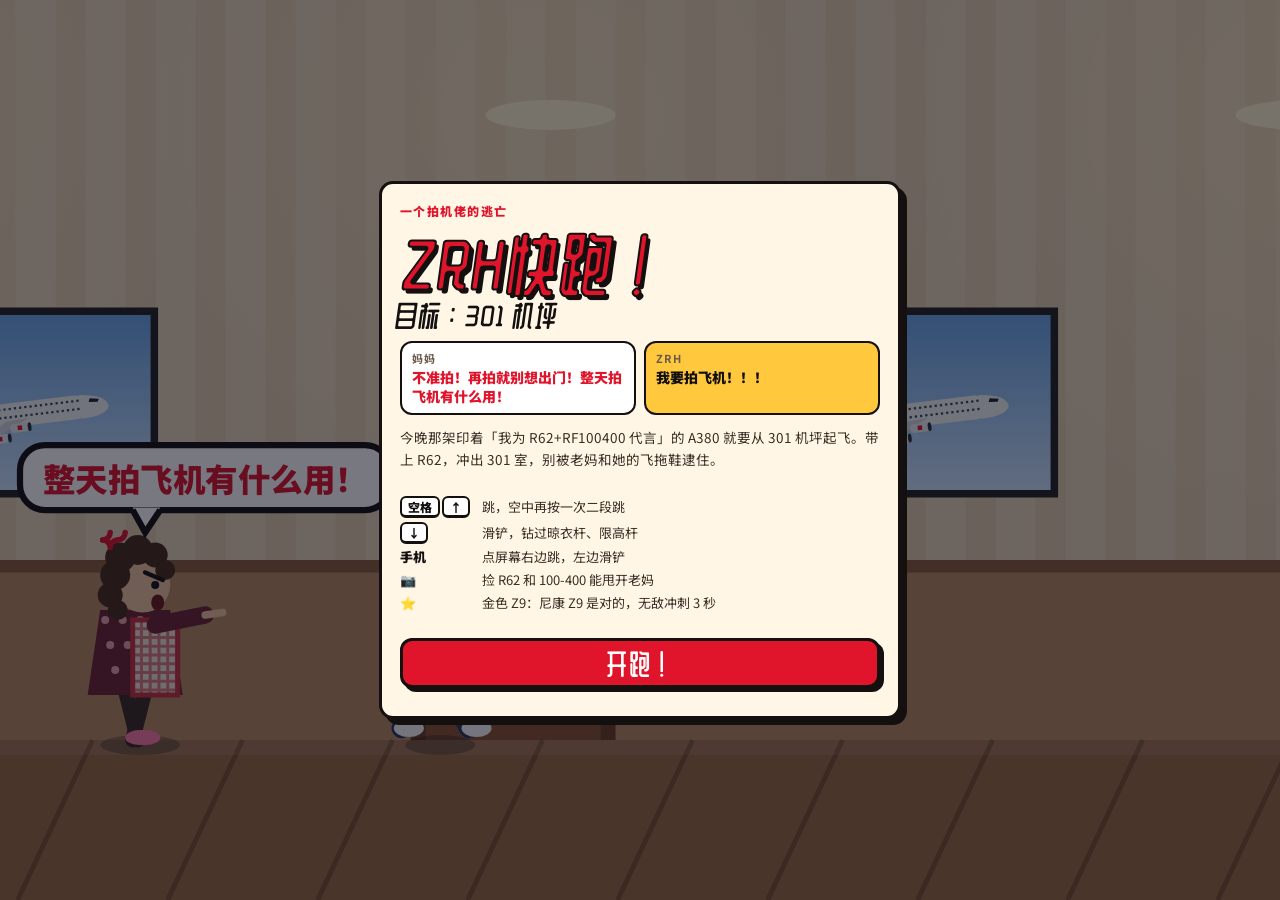
<file: ZRH快跑.html>
<!doctype html><html lang="zh-CN"><head><meta charset="utf-8"><meta name="viewport" content="width=device-width,initial-scale=1,viewport-fit=cover,user-scalable=no">
<title>ZRH快跑</title>
<link rel="preconnect" href="https://fonts.googleapis.com">
<link rel="stylesheet" href="https://fonts.googleapis.com/css2?family=ZCOOL+QingKe+HuangYou&family=Noto+Sans+SC:wght@500;900&display=swap">
<style>
:root{
  color-scheme: dark;
  --ink:#141010; --paper:#fff6e6; --red:#e0142b; --red-d:#9c0d1e; --gold:#ffc83d;
  --sky:#1a2446; --muted:#6b5a4a; --line:#141010;
  --display:"ZCOOL QingKe HuangYou","Noto Sans SC","PingFang SC","Microsoft YaHei",sans-serif;
  --body:"Noto Sans SC","PingFang SC","Microsoft YaHei",sans-serif;
}
[hidden]{display:none!important}
html,body{height:100%;margin:0;background:#0b0f22;overflow:hidden;overscroll-behavior:none}
body{font-family:var(--body);color:var(--ink);-webkit-user-select:none;user-select:none;-webkit-touch-callout:none;-webkit-tap-highlight-color:transparent}
#app{position:fixed;inset:0;touch-action:none}
#c{display:block;position:absolute;inset:0;touch-action:none}

/* HUD */
#hud{position:absolute;left:0;right:0;top:0;padding:calc(env(safe-area-inset-top,0px) + 10px) 14px 0;display:flex;flex-direction:column;gap:6px;pointer-events:none}
.hrow{display:flex;align-items:center;gap:10px}
.track{flex:1;position:relative;height:18px;background:rgba(255,246,230,.92);border:2.5px solid var(--line);border-radius:10px;box-shadow:2px 2px 0 var(--line)}
.fill{position:absolute;left:0;top:0;bottom:0;background:repeating-linear-gradient(-45deg,var(--red) 0 8px,#ff3d52 8px 16px);border-radius:7px 0 0 7px;width:0}
.mk{position:absolute;top:50%;transform:translate(-50%,-50%);font-size:13px;font-weight:900;white-space:nowrap}
.end{right:-4px;left:auto;transform:translate(0,-50%);background:var(--ink);color:var(--gold);font-size:11px;padding:1px 6px;border-radius:6px}
.start{left:4px;transform:translate(0,-50%);font-size:11px;color:var(--muted)}
.btn-ic{pointer-events:auto;width:34px;height:34px;border-radius:9px;border:2.5px solid var(--line);background:var(--paper);box-shadow:2px 2px 0 var(--line);font-size:16px;display:grid;place-items:center;cursor:pointer;padding:0;color:var(--ink)}
.stat{background:rgba(255,246,230,.92);border:2.5px solid var(--line);border-radius:9px;padding:2px 9px;font-weight:900;font-size:13px;box-shadow:2px 2px 0 var(--line);font-variant-numeric:tabular-nums;white-space:nowrap}
.danger{display:flex;align-items:center;gap:6px}
.dbar{width:92px;height:10px;border:2px solid var(--line);border-radius:6px;background:#fff;overflow:hidden}
.dfill{height:100%;width:100%;background:#35c75a;transition:background .2s}
.danger.hot .stat{background:var(--red);color:#fff;animation:pulse .5s infinite alternate}
@keyframes pulse{to{transform:scale(1.08)}}

/* touch zones */
#touch{position:absolute;left:0;right:0;bottom:0;display:none;justify-content:space-between;padding:0 14px calc(env(safe-area-inset-bottom,0px) + 14px);pointer-events:none}
#touch span{font-family:var(--display);font-size:22px;color:#fff;background:rgba(20,16,16,.35);border:2px dashed rgba(255,255,255,.6);border-radius:14px;padding:10px 18px}
@media (pointer:coarse){ body.playing #touch{display:flex} }

/* screens */
.screen{position:absolute;inset:0;display:flex;align-items:center;justify-content:center;padding:16px;background:rgba(8,10,24,.55);overflow:auto}
.card{width:100%;max-width:480px;max-height:calc(100% - 8px);overflow:auto;background:var(--paper);border:3px solid var(--line);border-radius:14px;box-shadow:6px 6px 0 var(--line);padding:18px 18px 16px;display:flex;flex-direction:column;gap:12px}
.kicker{font-size:12px;font-weight:900;letter-spacing:.12em;color:var(--red)}
h1{margin:0;font-family:var(--display);font-weight:400;font-size:clamp(46px,12vw,68px);line-height:.95;color:var(--red);transform:skewX(-8deg);-webkit-text-stroke:2px var(--line);text-shadow:4px 4px 0 var(--line);letter-spacing:.02em}
h1 small{display:block;font-size:.42em;color:var(--ink);-webkit-text-stroke:0;text-shadow:none;margin-top:6px}
h2{margin:0;font-family:var(--display);font-weight:400;font-size:clamp(34px,9vw,46px);line-height:1;color:var(--red);-webkit-text-stroke:1.5px var(--line);text-shadow:3px 3px 0 var(--line);text-wrap:balance}
.panels{display:grid;grid-template-columns:1fr 1fr;gap:8px}
.bub{border:2.5px solid var(--line);border-radius:12px;padding:8px 10px;font-weight:900;font-size:14px;line-height:1.35;background:#fff;position:relative}
.bub b{display:block;font-size:11px;color:var(--muted);letter-spacing:.08em;margin-bottom:2px}
.bub.mom{color:var(--red)}
.bub.hero{background:var(--gold)}
.story{font-size:13.5px;line-height:1.6;color:#3a2e24;margin:0}
.keys{display:grid;grid-template-columns:auto 1fr;gap:4px 10px;font-size:13px;line-height:1.45;align-items:baseline}
.keys dt{font-weight:900;white-space:nowrap}
.keys dd{margin:0;color:#3a2e24}
.kbd{display:inline-block;border:2px solid var(--line);border-bottom-width:3.5px;border-radius:6px;padding:0 6px;font-size:12px;background:#fff;margin-right:2px}
.go{appearance:none;border:3px solid var(--line);background:var(--red);color:#fff;font-family:var(--display);font-size:28px;padding:8px 18px;border-radius:12px;box-shadow:4px 4px 0 var(--line);cursor:pointer;letter-spacing:.06em}
.go:active{transform:translate(3px,3px);box-shadow:1px 1px 0 var(--line)}
.go.alt{background:#fff;color:var(--ink);font-size:22px}
.go:focus-visible,.btn-ic:focus-visible{outline:3px solid var(--gold);outline-offset:2px}
.row{display:flex;gap:10px;flex-wrap:wrap}
.row .go{flex:1;min-width:120px;font-size:22px;white-space:nowrap}
.stats{display:grid;grid-template-columns:repeat(3,1fr);gap:8px}
.stats div{border:2.5px solid var(--line);border-radius:10px;padding:6px 8px;background:#fff;text-align:center}
.stats b{display:block;font-family:var(--display);font-weight:400;font-size:26px;font-variant-numeric:tabular-nums}
.stats span{font-size:11px;color:var(--muted);font-weight:900}
.rank{align-self:flex-start;background:var(--ink);color:var(--gold);font-weight:900;font-size:13px;padding:3px 10px;border-radius:999px}
.quote{margin:0;font-size:14px;line-height:1.7;font-weight:500;border-left:4px solid var(--red);padding-left:10px}
.best{font-size:12px;color:var(--muted);font-weight:900}
#shareBox{display:flex;flex-direction:column;gap:6px}
#shareText{width:100%;box-sizing:border-box;font:inherit;font-size:13px;border:2px solid var(--line);border-radius:8px;padding:8px;resize:none;background:#fff;color:var(--ink);-webkit-user-select:text;user-select:text}
#toast{position:absolute;left:50%;bottom:calc(env(safe-area-inset-bottom,0px) + 28px);transform:translateX(-50%);background:var(--ink);color:#fff;padding:8px 16px;border-radius:999px;font-weight:900;font-size:14px;pointer-events:none;opacity:0;transition:opacity .2s}
#toast.on{opacity:1}
#rot{font-size:12px;color:var(--muted);font-weight:900;display:none}
@media (orientation:portrait) and (pointer:coarse){#rot{display:block}}
@media (prefers-reduced-motion:reduce){.danger.hot .stat{animation:none}}
</style>

<div id="app">
  <canvas id="c" aria-label="ZRH快跑 游戏画面"></canvas>

  <div id="hud" hidden>
    <div class="hrow">
      <div class="track" aria-label="进度">
        <div class="fill" id="pfill"></div>
        <span class="mk start">301室</span>
        <span class="mk" id="pmk">🏃</span>
        <span class="mk end">✈ 301机坪</span>
      </div>
      <button class="btn-ic" id="bMute" aria-label="声音">🔊</button>
      <button class="btn-ic" id="bPause" aria-label="暂停">❚❚</button>
    </div>
    <div class="hrow">
      <div class="danger" id="danger"><span class="stat" id="dtext">老妈距离</span><div class="dbar"><div class="dfill" id="dfill"></div></div></div>
      <span class="stat" id="sCam">📷 0</span>
      <span class="stat" id="sDist">0 / 2000 m</span>
    </div>
  </div>

  <div id="touch"><span>⬇ 滑铲</span><span>跳 ⬆ 可二段</span></div>

  <!-- title -->
  <div class="screen" id="sTitle">
    <div class="card">
      <div class="kicker">一个拍机佬的逃亡</div>
      <h1>ZRH快跑！<small>目标：301 机坪</small></h1>
      <div class="panels">
        <div class="bub mom"><b>妈妈</b>不准拍！再拍就别想出门！整天拍飞机有什么用！</div>
        <div class="bub hero"><b>ZRH</b>我要拍飞机！！！</div>
      </div>
      <p class="story">今晚那架印着「我为 R62+RF100400 代言」的 A380 就要从 301 机坪起飞。带上 R62，冲出 301 室，别被老妈和她的飞拖鞋逮住。</p>
      <dl class="keys">
        <dt><span class="kbd">空格</span><span class="kbd">↑</span></dt><dd>跳，空中再按一次二段跳</dd>
        <dt><span class="kbd">↓</span></dt><dd>滑铲，钻过晾衣杆、限高杆</dd>
        <dt>手机</dt><dd>点屏幕右边跳，左边滑铲</dd>
        <dt>📷</dt><dd>捡 R62 和 100-400 能甩开老妈</dd>
        <dt>⭐</dt><dd>金色 Z9：尼康 Z9 是对的，无敌冲刺 3 秒</dd>
      </dl>
      <button class="go" id="bStart">开跑！</button>
      <div class="best" id="bestT"></div>
      <div id="rot">横屏玩视野更大</div>
    </div>
  </div>

  <!-- pause -->
  <div class="screen" id="sPause" hidden>
    <div class="card">
      <h2>暂停中</h2>
      <p class="story">老妈也停下来喘口气。</p>
      <div class="row"><button class="go" id="bResume">继续跑</button><button class="go alt" id="bQuit">回标题</button></div>
    </div>
  </div>

  <!-- over -->
  <div class="screen" id="sOver" hidden>
    <div class="card">
      <div class="kicker">GAME OVER</div>
      <h2>被抓回 301 了！</h2>
      <div class="bub mom" id="overLine"></div>
      <div class="stats">
        <div><b id="oDist">0</b><span>跑了（米）</span></div>
        <div><b id="oLeft">0</b><span>离机坪还差</span></div>
        <div><b id="oCam">0</b><span>捡到器材</span></div>
      </div>
      <div class="row"><button class="go" id="bRetry">再跑一次</button><button class="go alt" data-share="over">分享</button></div>
    </div>
  </div>

  <!-- win -->
  <div class="screen" id="sWin" hidden style="background:rgba(8,10,24,.25)">
    <div class="card">
      <div class="kicker">咔嚓！拍到了</div>
      <h2>抵达 301 机坪</h2>
      <span class="rank" id="wRank"></span>
      <p class="quote">有些热爱，不会被时间、被阻拦、被现实打败。因为——天空，从来都在。</p>
      <div class="stats">
        <div><b id="wTime">0</b><span>用时（秒）</span></div>
        <div><b id="wCam">0</b><span>捡到器材</span></div>
        <div><b id="wHit">0</b><span>挨拖鞋/摔跤</span></div>
      </div>
      <div class="best" id="wBest"></div>
      <div class="row"><button class="go" id="bAgain">再跑一次</button><button class="go alt" data-share="win">分享战绩</button></div>
    </div>
  </div>

  <div class="screen" id="sShare" hidden>
    <div class="card" id="shareBox">
      <h2 style="font-size:32px">复制发给朋友</h2>
      <textarea id="shareText" rows="4" readonly></textarea>
      <div class="row"><button class="go" id="bCopy">复制</button><button class="go alt" id="bShareClose">关闭</button></div>
    </div>
  </div>

  <div id="toast"></div>
</div>

<script>
'use strict';
const $=id=>document.getElementById(id);
const cv=$('c'), ctx=cv.getContext('2d');
const FONT='"Noto Sans SC","PingFang SC","Microsoft YaHei",sans-serif';
const DFONT='"ZCOOL QingKe HuangYou","Noto Sans SC","PingFang SC","Microsoft YaHei",sans-serif';
let VW=640,VH=360,S=1,DPR=1,GY=296,PX=192;

const GOAL=20000;            // 10 单位 = 1 米 → 2000 米
const GAPMAX=200;
const STAGES=[
  {name:'第一关 · 逃出 301 室', sub:'老妈已经堵在门口了……'},
  {name:'第二关 · 小区夜跑', sub:'不管多难，我都要去拍飞机！'},
  {name:'第三关 · 风雨交加的夜晚', sub:'他做出了和肖申克一样的决定'},
  {name:'第四关 · 翻进机场', sub:'A380 马上就要推出了！'},
];
const MOM_LINES=['不准拍！','再拍就别想出门！','整天拍飞机有什么用！','给我站住！！','作业写完了吗！','相机没收！','毕设做完了吗！'];
const HERO_LINES=['我要拍飞机！！！','天空从来都在！','A380 等等我！','R62 冲！'];
const CAUGHT_LINES=['抓到你了！回 301 写毕设！','再拍就别想出门！相机没收！','整天拍飞机有什么用！跟我回家！','还跑？这个月零花钱没了！'];

/* ---------- helpers ---------- */
const rnd=i=>{const x=Math.sin(i*127.1+311.7)*43758.5453;return x-Math.floor(x)};
const R=(a,b)=>a+Math.random()*(b-a);
const pick=a=>a[Math.floor(Math.random()*a.length)];
const mod=(a,n)=>((a%n)+n)%n;
const clamp=(v,a,b)=>Math.max(a,Math.min(b,v));
function rr(x,y,w,h,r){ctx.beginPath();ctx.moveTo(x+r,y);ctx.arcTo(x+w,y,x+w,y+h,r);ctx.arcTo(x+w,y+h,x,y+h,r);ctx.arcTo(x,y+h,x,y,r);ctx.arcTo(x,y,x+w,y,r);ctx.closePath();}
function each(d,f,sp,cb){const off=d*f;const i0=Math.floor(off/sp)-1;const n=Math.ceil(VW/sp)+3;for(let i=i0;i<i0+n;i++)cb(i*sp-off,i);}
function vgrad(y0,y1,stops){const g=ctx.createLinearGradient(0,y0,0,y1);stops.forEach((c,i)=>g.addColorStop(i/(stops.length-1),c));return g;}

/* ---------- audio ---------- */
let AC=null,muted=false;
function beep(f,d,type='square',v=.05,slide=0){
  if(muted)return;
  try{AC=AC||new (window.AudioContext||window.webkitAudioContext)();
    const t=AC.currentTime,o=AC.createOscillator(),g=AC.createGain();
    o.type=type;o.frequency.setValueAtTime(f,t);
    if(slide)o.frequency.exponentialRampToValueAtTime(Math.max(40,f+slide),t+d);
    g.gain.setValueAtTime(v,t);g.gain.exponentialRampToValueAtTime(.0001,t+d);
    o.connect(g).connect(AC.destination);o.start(t);o.stop(t+d+.02);}catch(e){}
}
function noise(d,v=.08){
  if(muted)return;
  try{AC=AC||new (window.AudioContext||window.webkitAudioContext)();
    const b=AC.createBuffer(1,AC.sampleRate*d,AC.sampleRate),a=b.getChannelData(0);
    for(let i=0;i<a.length;i++)a[i]=(Math.random()*2-1)*(1-i/a.length);
    const s=AC.createBufferSource(),g=AC.createGain();s.buffer=b;g.gain.value=v;s.connect(g).connect(AC.destination);s.start();}catch(e){}
}
const SFX={
  jump:()=>beep(420,.14,'square',.04,380),
  jump2:()=>beep(620,.14,'square',.04,420),
  slide:()=>noise(.18,.05),
  coin:()=>{beep(880,.08,'square',.04);setTimeout(()=>beep(1320,.12,'square',.04),70)},
  hit:()=>{beep(180,.25,'sawtooth',.06,-120);noise(.15,.07)},
  power:()=>{[523,659,784,1046].forEach((f,i)=>setTimeout(()=>beep(f,.12,'triangle',.06),i*70))},
  throw:()=>beep(900,.2,'triangle',.03,-500),
  shutter:()=>{noise(.05,.15);setTimeout(()=>noise(.06,.12),90)},
  lose:()=>{[392,330,262,196].forEach((f,i)=>setTimeout(()=>beep(f,.2,'sawtooth',.05),i*140))},
  win:()=>{[523,659,784,659,784,1046].forEach((f,i)=>setTimeout(()=>beep(f,.16,'triangle',.06),i*110))},
  thunder:()=>noise(.8,.09),
};

/* ---------- layout ---------- */
function resize(){
  const w=innerWidth,h=innerHeight;
  DPR=Math.min(window.devicePixelRatio||1,2);
  const minW=480;
  if(h*(w/h)/(h/360) < minW){ S=w/minW; VW=minW; VH=h/S; }
  else { S=h/360; VH=360; VW=w/S; }
  cv.width=Math.round(w*DPR);cv.height=Math.round(h*DPR);
  cv.style.width=w+'px';cv.style.height=h+'px';
  GY=Math.min(VH-64, 296+(VH-360)*0.45);
  PX=Math.max(140,Math.min(VW*0.34,260));
}
addEventListener('resize',resize);resize();

/* ---------- state ---------- */
let state='title',G=null;
function newGame(){
  G={dist:0,t:0,speed:300,gap:170,cams:0,hits:0,
    p:{y:0,vy:0,jumps:0,slide:0,stumble:0,inv:0,onGround:true,queue:false,run:0},
    obs:[],items:[],slips:[],parts:[],pops:[],bub:{},
    nextObs:700,nextItem:500,throwT:6,windup:0,throwH:'low',
    stage:-1,banner:null,shake:0,flash:0,flashC:'#fff',light:0,lastZ9:-9999,
    endT:0,caughtT:0,momRun:0,momX:0,winT:0};
}
newGame();

let best=null;
try{const b=localStorage.getItem('zrh_run_best');if(b)best=parseFloat(b);}catch(e){}
function showBest(){ $('bestT').textContent=best?`你的最快纪录：${best.toFixed(1)} 秒`:''; }
showBest();

/* ---------- screens ---------- */
const screens=['sTitle','sPause','sOver','sWin','sShare'];
function show(id){screens.forEach(s=>$(s).hidden=(s!==id));}
function setState(s){
  state=s;
  $('hud').hidden=!(s==='play'||s==='paused'||s==='caught'||s==='ending');
  document.body.classList.toggle('playing',s==='play');
}
function start(){
  newGame();show(null);setState('play');
  SFX.coin();
  say('mom',pick(MOM_LINES),1.8);
  setTimeout(()=>state==='play'&&say('hero','我要拍飞机！！！',1.6),600);
}
function pause(){ if(state!=='play')return; setState('paused'); show('sPause'); }
function resume(){ if(state!=='paused')return; show(null); setState('play'); last=performance.now(); }
function toast(m){const t=$('toast');t.textContent=m;t.classList.add('on');clearTimeout(toast._t);toast._t=setTimeout(()=>t.classList.remove('on'),1800);}

$('bStart').onclick=start; $('bRetry').onclick=start; $('bAgain').onclick=start;
$('bResume').onclick=resume;
$('bQuit').onclick=()=>{newGame();setState('title');show('sTitle');showBest();};
$('bPause').onclick=()=>state==='play'?pause():resume();
$('bMute').onclick=()=>{muted=!muted;$('bMute').textContent=muted?'🔇':'🔊';};

/* share */
let shareFrom='title';
function shareText(kind){
  if(kind==='win') return `我在《ZRH快跑》里用 ${G.winTime.toFixed(1)} 秒甩开老妈，冲到了 301 机坪拍到 A380！（${$('wRank').textContent}）你能跑赢他妈吗？`;
  return `我在《ZRH快跑》里跑了 ${Math.floor(G.dist/10)} 米就被老妈抓回 301 了……你能帮 ZRH 逃到 301 机坪吗？`;
}
document.querySelectorAll('[data-share]').forEach(b=>b.onclick=()=>{
  shareFrom=b.dataset.share==='win'?'sWin':'sOver';
  $('shareText').value=shareText(b.dataset.share);
  show('sShare');
});
$('bCopy').onclick=()=>{
  const ta=$('shareText');
  const done=()=>toast('已复制，粘贴给朋友吧（记得附上游戏链接）');
  const fallback=()=>{ta.focus();ta.select();try{document.execCommand('copy');done();}catch(e){toast('请长按文字手动复制');}};
  if(navigator.clipboard&&navigator.clipboard.writeText){navigator.clipboard.writeText(ta.value).then(done,fallback);}else fallback();
};
$('bShareClose').onclick=()=>show(shareFrom);

/* ---------- input ---------- */
function jump(){
  if(state!=='play')return;const p=G.p;
  if(p.slide>0)p.slide=0;
  p.queue=false;
  if(p.onGround){p.vy=-790;p.onGround=false;p.jumps=1;SFX.jump();dust(PX,GY,6);}
  else if(p.jumps<2){p.vy=-700;p.jumps=2;SFX.jump2();for(let i=0;i<8;i++)G.parts.push({x:PX,y:GY+p.y,vx:R(-120,40),vy:R(20,140),life:.4,max:.4,c:'#fff',s:3});}
}
function slide(){
  if(state!=='play')return;const p=G.p;
  if(!p.onGround){p.vy=Math.max(p.vy,950);p.queue=true;}
  else if(p.slide<=0){p.slide=.62;SFX.slide();dust(PX-10,GY,8);}
}
addEventListener('keydown',e=>{
  const k=e.code;
  if(['Space','ArrowUp','ArrowDown','KeyW','KeyS'].includes(k))e.preventDefault();
  if(state==='title'&&(k==='Enter'||k==='Space')){start();return;}
  if((state==='over'||state==='win')&&k==='Enter'){start();return;}
  if(k==='Space'||k==='ArrowUp'||k==='KeyW'){if(!e.repeat)jump();}
  else if(k==='ArrowDown'||k==='KeyS')slide();
  else if(k==='KeyP'||k==='Escape'){state==='play'?pause():resume();}
});
cv.addEventListener('pointerdown',e=>{
  e.preventDefault();
  if(state!=='play')return;
  if(e.pointerType==='mouse'){ if(e.button===2)slide(); else jump(); return; }
  if(e.clientX < innerWidth*0.4) slide(); else jump();
});
cv.addEventListener('contextmenu',e=>e.preventDefault());
document.addEventListener('visibilitychange',()=>{if(document.hidden)pause();});

/* ---------- fx ---------- */
function dust(x,y,n){for(let i=0;i<n;i++)G.parts.push({x:x+R(-8,8),y:y-2,vx:R(-160,-40),vy:R(-80,-10),life:.45,max:.45,c:'rgba(220,210,190,.9)',s:R(2,4)});}
function pop(x,y,text,c='#ffc83d',size=16){G.pops.push({x,y,text,c,size,t:1.1});}
function say(who,text,t=1.6){G.bub[who]={text,t};}
function banner(i){G.banner={text:STAGES[i].name,sub:STAGES[i].sub,t:2.4};}

/* ---------- obstacle defs ---------- */
const OT={
  box:{w:40,h:32},bucket:{w:30,h:34},clothes:{w:74,high:true},
  bike:{w:62,h:36},cone:{w:24,h:34},bar:{w:70,high:true},
  rock:{w:44,h:28},trash:{w:30,h:44},pipe:{w:84,high:true},
  cart:{w:62,h:38},sign:{w:92,high:true},
};
const STAGE_OBS=[
  {low:['box','bucket'],high:'clothes'},
  {low:['bike','cone'],high:'bar'},
  {low:['rock','trash'],high:'pipe'},
  {low:['cart','cone'],high:'sign'},
];
const CLEAR=40; // 高障碍下方净空

/* ---------- update ---------- */
function update(dt){
  G.t+=dt;
  const p=G.p, prog=G.dist/GOAL;

  // speed
  let sp=300+Math.min(1,prog)*230;
  if(p.inv>0)sp+=170;
  if(p.stumble>0)sp*=.55;
  G.speed=sp;
  G.dist+=sp*dt;

  const st=Math.min(3,Math.floor(prog*4));
  if(st!==G.stage){G.stage=st;banner(st);if(st>0)SFX.power();}

  // player
  p.vy+=2300*dt;p.y+=p.vy*dt;
  if(p.y>=0){p.y=0;p.vy=0;if(!p.onGround){p.onGround=true;p.jumps=0;dust(PX,GY,5);if(p.queue){p.queue=false;p.slide=.55;SFX.slide();}}}
  else p.onGround=false;
  if(p.slide>0)p.slide-=dt;
  if(p.stumble>0)p.stumble-=dt;
  if(p.inv>0){p.inv-=dt;if(Math.random()<.6)G.parts.push({x:PX-14,y:GY+p.y-R(10,50),vx:-R(200,320),vy:0,life:.3,max:.3,c:'rgba(255,200,61,.8)',s:R(2,4)});}
  p.run+=dt*(sp/300)*14;

  // mom gap
  G.gap+=(p.inv>0?35:(9-prog*3))*dt;
  G.gap=Math.min(GAPMAX,G.gap);
  G.momRun+=dt*(sp/300)*15;

  // throws
  const nearEnd=GOAL-G.dist<1200;
  if(G.windup>0){
    G.windup-=dt;
    if(G.windup<=0){
      const mx=momX();
      G.slips.push({x:mx+14,y:G.throwH==='low'?-14:-54,vx:400+sp*.2,rot:0,hit:false});
      SFX.throw();
    }
  }else if(!nearEnd&&G.t>4){
    G.throwT-=dt;
    if(G.throwT<=0){
      G.windup=.75;G.throwH=Math.random()<.5?'low':'high';
      G.throwT=R(3.2,6)*(1-prog*.4);
      if(Math.random()<.6)say('mom',pick(MOM_LINES),1.3);
    }
  }

  // spawn obstacles
  if(!nearEnd&&G.dist>=G.nextObs){
    const so=STAGE_OBS[st];
    const high=Math.random()<.28+prog*.12;
    const type=high?so.high:pick(so.low);
    const d=OT[type];
    G.obs.push({type,x:VW+30,w:d.w,h:d.h||0,high:!!d.high,hit:false});
    if(!high&&Math.random()<.4)G.items.push(mkItem(VW+30+d.w/2,-118));
    G.nextObs=G.dist+280+sp*.55+Math.random()*260*(1-prog*.5);
  }
  // spawn items
  if(!nearEnd&&G.dist>=G.nextItem){
    const clear=!G.obs.some(o=>o.x>VW-120);
    if(clear){const n=Math.random()<.5?3:1;for(let i=0;i<n;i++)G.items.push(mkItem(VW+30+i*42,-30));}
    G.nextItem=G.dist+R(500,900);
  }

  // move & collide
  const hb=heroBox();
  for(const o of G.obs){
    o.x-=sp*dt;
    if(o.hit)continue;
    const top=o.high?-1e4:GY-o.h, bot=o.high?GY-CLEAR:GY;
    if(hb.x1>o.x+4&&hb.x0<o.x+o.w-4&&hb.y1>top+3&&hb.y0<bot){o.hit=true;hurt(o.high?'撞到头了！':'绊倒了！');}
  }
  G.obs=G.obs.filter(o=>o.x>-160);

  for(const it of G.items){
    it.x-=sp*dt;it.b+=dt*4;
    if(it.got)continue;
    const cx=it.x,cy=GY+it.y+Math.sin(it.b)*4;
    const hx=(hb.x0+hb.x1)/2,hy=(hb.y0+hb.y1)/2;
    if(Math.abs(cx-hx)<26&&Math.abs(cy-hy)<(hb.y1-hb.y0)/2+14){it.got=true;collect(it);}
  }
  G.items=G.items.filter(i=>i.x>-40&&!i.got);

  for(const s of G.slips){
    s.x+=s.vx*dt;s.rot+=dt*16;
    if(s.hit)continue;
    const sy=GY+s.y;
    if(s.x+10>hb.x0&&s.x-10<hb.x1&&sy+7>hb.y0&&sy-7<hb.y1){s.hit=true;s.vx=-120;hurt('被拖鞋砸中！');}
  }
  G.slips=G.slips.filter(s=>s.x<VW+40&&s.x>-60);

  for(const q of G.parts){q.x+=q.vx*dt;q.y+=q.vy*dt;q.vy+=300*dt;q.life-=dt;}
  G.parts=G.parts.filter(q=>q.life>0);
  for(const q of G.pops){q.t-=dt;q.y-=40*dt;}
  G.pops=G.pops.filter(q=>q.t>0);
  for(const k in G.bub){G.bub[k].t-=dt;if(G.bub[k].t<=0)delete G.bub[k];}
  if(G.banner){G.banner.t-=dt;if(G.banner.t<=0)G.banner=null;}
  G.shake=Math.max(0,G.shake-dt*2.5);
  G.flash=Math.max(0,G.flash-dt*3);
  if(st===2&&Math.random()<dt*.18){G.light=.35;setTimeout(SFX.thunder,120);}
  G.light=Math.max(0,G.light-dt);

  if(G.gap<=0){G.gap=0;caught();}
  if(G.dist>=GOAL)finish();
}
function momX(){return PX-34-G.gap*.56;}
function heroBox(){
  const p=G.p,y=GY+p.y;
  if(p.slide>0)return{x0:PX-30,x1:PX+12,y0:y-28,y1:y};
  return{x0:PX-11,x1:PX+13,y0:y-66,y1:y};
}
function mkItem(x,y){
  const prog=G.dist/GOAL;
  let kind=Math.random()<.5?'cam':'lens';
  if(prog>.12&&G.dist-G.lastZ9>4500&&Math.random()<.18){kind='z9';G.lastZ9=G.dist;}
  return{x,y,kind,b:Math.random()*6,got:false};
}
function collect(it){
  const y=GY+it.y;
  if(it.kind==='z9'){
    G.p.inv=3.2;G.gap=Math.min(GAPMAX,G.gap+50);SFX.power();
    pop(it.x,y-10,'尼康Z9是对的！无敌冲刺！','#ffc83d',17);G.flash=.5;G.flashC='#ffc83d';
  }else{
    G.cams++;G.gap=Math.min(GAPMAX,G.gap+14);SFX.coin();
    pop(it.x,y-10,it.kind==='cam'?'+R62':'+100-400','#fff',15);
  }
  for(let i=0;i<10;i++)G.parts.push({x:it.x,y,vx:R(-120,120),vy:R(-200,-40),life:.5,max:.5,c:it.kind==='z9'?'#ffc83d':'#fff',s:R(2,3.5)});
}
function hurt(msg){
  const p=G.p;
  if(p.inv>0){pop(PX,GY+p.y-80,'无敌！','#ffc83d');return;}
  G.hits++;G.gap-=52;p.stumble=.55;G.shake=1;G.flash=.4;G.flashC='#e0142b';
  SFX.hit();pop(PX,GY+p.y-80,msg,'#ff5a6a',16);
  if(Math.random()<.5)say('mom',pick(['哈！跑不掉了吧！','站住！！','看你往哪跑！']),1.2);
}
function caught(){
  setState('caught');G.caughtT=0;SFX.lose();
  say('mom','抓到你了！',2);say('hero','不——！',2);
}
function finish(){
  setState('ending');G.endT=0;G.winTime=G.t;
  G.obs=[];G.slips=[];G.windup=0;
  say('mom','……注意安全！早点回家！',2.4);
  setTimeout(()=>state==='ending'&&say('hero','谢谢妈！！',1.6),900);
}

/* ---------- drawing: backgrounds ---------- */
function bgHome(d){
  ctx.fillStyle='#ead6b8';ctx.fillRect(0,0,VW,GY);
  // wallpaper stripes
  ctx.fillStyle='rgba(180,140,100,.12)';
  each(d,.6,28,(x)=>ctx.fillRect(x,0,12,GY-70));
  ctx.fillStyle='#b98a60';ctx.fillRect(0,GY-70,VW,70);
  ctx.fillStyle='#8a5e3c';ctx.fillRect(0,GY-72,VW,5);
  // ceiling lamps
  each(d,.6,300,(x)=>{ctx.fillStyle='#fff8d8';ctx.beginPath();ctx.ellipse(x+150,Math.max(18,GY-250),26,6,0,0,7);ctx.fill();
    const g=ctx.createRadialGradient(x+150,GY-250,5,x+150,GY-250,160);g.addColorStop(0,'rgba(255,240,190,.35)');g.addColorStop(1,'rgba(255,240,190,0)');ctx.fillStyle=g;ctx.fillRect(x-20,GY-420,340,400);});
  // doors & posters
  each(d,.6,360,(x,i)=>{
    const dx=x+40,dy=GY-150;
    ctx.fillStyle='#6d3f22';ctx.fillRect(dx-6,dy-6,82,156);
    ctx.fillStyle='#8b5330';ctx.fillRect(dx,dy,70,150);
    ctx.fillStyle='rgba(180,220,255,.55)';ctx.fillRect(dx+12,dy+18,46,56);
    ctx.fillStyle='#d9b25a';ctx.beginPath();ctx.arc(dx+60,dy+86,4,0,7);ctx.fill();
    ctx.fillStyle='#2b1a10';ctx.fillRect(dx+17,dy-26,36,16);
    ctx.fillStyle='#e8c36a';ctx.font=`900 12px ${FONT}`;ctx.textAlign='center';ctx.textBaseline='middle';
    ctx.fillText(String(301+i),dx+35,dy-18);
    // poster
    const px=x+180,py=GY-170;
    ctx.fillStyle='#222';ctx.fillRect(px-3,py-3,116,76);
    ctx.fillStyle=vgrad(py,py+70,['#6aa7e8','#cfe6ff']);ctx.fillRect(px,py,110,70);
    drawPlane(px+55,py+40,.3,-.12,false);
  });
  // floor
  ctx.fillStyle='#9c6b43';ctx.fillRect(0,GY,VW,VH-GY);
  ctx.strokeStyle='rgba(60,30,10,.35)';ctx.lineWidth=2;
  each(d,1,60,(x)=>{ctx.beginPath();ctx.moveTo(x,GY);ctx.lineTo(x-30,VH);ctx.stroke();});
  ctx.fillStyle='rgba(255,255,255,.08)';ctx.fillRect(0,GY,VW,6);
}
function bgStreet(d){
  ctx.fillStyle=vgrad(0,GY,['#2a1f5c','#7a3f86','#ff8a4c','#ffc27a']);ctx.fillRect(0,0,VW,GY);
  ctx.fillStyle='rgba(255,230,160,.9)';ctx.beginPath();ctx.arc(VW*.7,GY-60,34,0,7);ctx.fill();
  each(d,.12,90,(x,i)=>{const h=80+rnd(i)*140;ctx.fillStyle='#3a2458';ctx.fillRect(x,GY-40-h,80,h+40);
    ctx.fillStyle='rgba(255,210,120,.8)';for(let r=0;r<h/18-1;r++)for(let c=0;c<4;c++)if(rnd(i*31+r*7+c)>.55)ctx.fillRect(x+8+c*18,GY-30-h+r*18,8,9);});
  each(d,.35,140,(x,i)=>{const h=60+rnd(i+50)*80;ctx.fillStyle='#24173d';ctx.fillRect(x,GY-h,120,h);});
  // street lamps
  each(d,.8,220,(x)=>{ctx.fillStyle='#1b1230';ctx.fillRect(x,GY-120,5,120);ctx.fillRect(x-4,GY-122,24,5);
    ctx.fillStyle='#ffe9a8';ctx.beginPath();ctx.arc(x+18,GY-114,5,0,7);ctx.fill();
    const g=ctx.createRadialGradient(x+18,GY-114,2,x+18,GY-114,70);g.addColorStop(0,'rgba(255,230,150,.45)');g.addColorStop(1,'rgba(255,230,150,0)');ctx.fillStyle=g;ctx.fillRect(x-60,GY-190,160,150);});
  ctx.fillStyle='#8c8494';ctx.fillRect(0,GY,VW,VH-GY);
  ctx.fillStyle='#6e6678';each(d,1,48,(x)=>ctx.fillRect(x,GY,2,VH-GY));
  ctx.fillStyle='#5b5366';ctx.fillRect(0,GY,VW,4);
}
function bgRain(d){
  ctx.fillStyle=vgrad(0,GY,['#060b1c','#132040','#1f2d4d']);ctx.fillRect(0,0,VW,GY);
  each(d,.15,110,(x,i)=>{const h=60+rnd(i+9)*120;ctx.fillStyle='#0d1428';ctx.fillRect(x,GY-30-h,96,h+30);
    ctx.fillStyle='rgba(255,220,140,.35)';if(rnd(i)>.5)ctx.fillRect(x+20,GY-h,10,10);});
  // brick wall
  const wy=GY-150;
  ctx.fillStyle='#3b2a2a';ctx.fillRect(0,wy,VW,150);
  ctx.strokeStyle='rgba(0,0,0,.35)';ctx.lineWidth=1.5;
  for(let r=0;r<10;r++){const y=wy+r*15;ctx.beginPath();ctx.moveTo(0,y);ctx.lineTo(VW,y);ctx.stroke();
    each(d,.55,40,(x)=>{ctx.beginPath();ctx.moveTo(x+(r%2)*20,y);ctx.lineTo(x+(r%2)*20,y+15);ctx.stroke();});}
  // tunnel holes (肖申克)
  each(d,.55,520,(x,i)=>{
    const hx=x+200,hy=GY-100;
    ctx.fillStyle='#0a0606';ctx.beginPath();ctx.ellipse(hx,hy,34,40,0,0,7);ctx.fill();
    ctx.strokeStyle='#5a4040';ctx.lineWidth=3;ctx.stroke();
    ctx.fillStyle='#2b1a10';ctx.fillRect(hx-18,hy-70,36,15);
    ctx.fillStyle='#caa65a';ctx.font=`900 11px ${FONT}`;ctx.textAlign='center';ctx.textBaseline='middle';ctx.fillText('301',hx,hy-62);
  });
  ctx.fillStyle='#161c2a';ctx.fillRect(0,GY,VW,VH-GY);
  ctx.fillStyle='rgba(120,160,220,.18)';
  each(d,1,130,(x,i)=>{ctx.beginPath();ctx.ellipse(x+40,GY+14+rnd(i)*20,30+rnd(i+3)*20,4,0,0,7);ctx.fill();});
}
function bgAirport(d){
  ctx.fillStyle=vgrad(0,GY,['#040818','#0e1838','#26325a']);ctx.fillRect(0,0,VW,GY);
  ctx.fillStyle='rgba(255,255,255,.7)';for(let i=0;i<40;i++){const x=mod(rnd(i)*VW*1.5-d*.02,VW);ctx.fillRect(x,rnd(i+9)*(GY-160),1.5,1.5);}
  // terminal
  each(d,.1,520,(x,i)=>{
    ctx.fillStyle='#3a4466';ctx.fillRect(x,GY-120,420,90);
    ctx.fillStyle='#4b577f';ctx.beginPath();ctx.moveTo(x,GY-120);ctx.quadraticCurveTo(x+210,GY-160,x+420,GY-120);ctx.fill();
    ctx.fillStyle='rgba(255,236,170,.75)';for(let k=0;k<20;k++)ctx.fillRect(x+10+k*20,GY-100,12,40);
    // tower
    ctx.fillStyle='#2e3656';ctx.fillRect(x+460,GY-190,14,160);ctx.fillStyle='#4b577f';ctx.fillRect(x+448,GY-206,38,18);
    ctx.fillStyle='rgba(140,220,255,.8)';ctx.fillRect(x+452,GY-202,30,8);
    ctx.fillStyle=(Math.floor(G.t*2)%2)?'#ff3b3b':'#661111';ctx.beginPath();ctx.arc(x+467,GY-210,2.5,0,7);ctx.fill();
  });
  // parked planes far
  each(d,.25,340,(x,i)=>drawPlane(x+140,GY-40,.42,0,false,.8));
  // fence
  ctx.strokeStyle='rgba(190,200,220,.35)';ctx.lineWidth=1;
  const fy=GY-60;
  each(d,.7,14,(x)=>{ctx.beginPath();ctx.moveTo(x,fy);ctx.lineTo(x+14,GY);ctx.moveTo(x+14,fy);ctx.lineTo(x,GY);ctx.stroke();});
  ctx.fillStyle='#8b93a8';each(d,.7,120,(x)=>ctx.fillRect(x,fy-6,4,66));
  ctx.fillRect(0,fy-6,VW,2);
  // apron
  ctx.fillStyle='#262a36';ctx.fillRect(0,GY,VW,VH-GY);
  ctx.fillStyle='#e7c53a';each(d,1,80,(x)=>ctx.fillRect(x,GY+22,40,3));
  each(d,1,110,(x)=>{ctx.fillStyle='#4aa3ff';ctx.beginPath();ctx.arc(x,GY+6,3,0,7);ctx.fill();
    const g=ctx.createRadialGradient(x,GY+6,1,x,GY+6,14);g.addColorStop(0,'rgba(74,163,255,.5)');g.addColorStop(1,'rgba(74,163,255,0)');ctx.fillStyle=g;ctx.fillRect(x-14,GY-8,28,28);});
}
const BG=[bgHome,bgStreet,bgRain,bgAirport];
function drawBG(){
  const s=clamp(G.dist/GOAL*4,0,3.999),i=Math.floor(s),f=s-i;
  BG[i](G.dist);
  if(i<3&&f>.93){ctx.save();ctx.globalAlpha=(f-.93)/.07;BG[i+1](G.dist);ctx.restore();}
}
function drawRain(){
  const s=G.dist/GOAL*4;
  let a=0; if(s>1.93&&s<3)a=clamp((s-1.93)/.07,0,1); else if(s>=3)a=clamp(1-(s-3)/.08,0,1);
  if(state==='title'||a<=0)return;
  ctx.save();ctx.globalAlpha=a*.7;ctx.strokeStyle='#a9c4ff';ctx.lineWidth=1.2;ctx.beginPath();
  for(let i=0;i<120;i++){const x=mod(rnd(i)*(VW+100)-G.t*260,VW+100)-50,y=mod(rnd(i+99)*VH+G.t*820,VH+40)-20;ctx.moveTo(x,y);ctx.lineTo(x-5,y+16);}
  ctx.stroke();ctx.restore();
  if(G.light>0){ctx.fillStyle=`rgba(220,230,255,${G.light*a})`;ctx.fillRect(0,0,VW,VH);}
}

/* ---------- drawing: plane ---------- */
function drawPlane(x,y,s,ang,livery,alpha=1){
  ctx.save();ctx.translate(x,y);ctx.rotate(ang);ctx.scale(s,s);ctx.globalAlpha*=alpha;
  // far wing & engines
  ctx.fillStyle='#b9bec8';ctx.beginPath();ctx.moveTo(10,2);ctx.lineTo(-30,-14);ctx.lineTo(-44,-14);ctx.lineTo(-8,4);ctx.fill();
  // fuselage
  ctx.fillStyle='#f5f6f8';rr(-110,-16,210,32,16);ctx.fill();
  ctx.beginPath();ctx.moveTo(90,-16);ctx.quadraticCurveTo(128,-12,128,4);ctx.quadraticCurveTo(122,16,90,16);ctx.fill();
  ctx.beginPath();ctx.moveTo(-110,-16);ctx.lineTo(-140,-10);ctx.lineTo(-136,-2);ctx.lineTo(-110,12);ctx.fill();
  // red belly / livery slashes
  ctx.fillStyle='#e0142b';
  ctx.beginPath();ctx.moveTo(-140,-8);ctx.lineTo(-80,-16);ctx.lineTo(-60,-16);ctx.lineTo(-120,10);ctx.lineTo(-134,-2);ctx.fill();
  if(livery){
    ctx.beginPath();ctx.moveTo(-20,14);ctx.lineTo(60,-4);ctx.lineTo(70,-2);ctx.lineTo(0,16);ctx.fill();
    ctx.fillStyle='#141010';ctx.font=`900 11px ${FONT}`;ctx.textAlign='left';ctx.textBaseline='middle';
    ctx.fillText('我为',-30,-3);ctx.fillStyle='#e0142b';ctx.fillText('R62+RF100400',-6,-3);ctx.fillStyle='#141010';ctx.fillText('代言',76,-3);
  }
  // windows (2 decks)
  ctx.fillStyle='#39465e';
  for(let k=-96;k<88;k+=7){ctx.fillRect(k,-10,3,3);ctx.fillRect(k,1,3,3);}
  ctx.fillStyle='#1c2330';ctx.beginPath();ctx.moveTo(104,-10);ctx.lineTo(116,-8);ctx.lineTo(114,-4);ctx.lineTo(102,-5);ctx.fill();
  // tail fin
  ctx.fillStyle='#e0142b';ctx.beginPath();ctx.moveTo(-86,-14);ctx.lineTo(-128,-72);ctx.lineTo(-108,-72);ctx.lineTo(-54,-14);ctx.fill();
  ctx.strokeStyle='#fff';ctx.lineWidth=4;ctx.beginPath();ctx.moveTo(-112,-60);ctx.quadraticCurveTo(-92,-40,-72,-20);ctx.stroke();
  // near wing
  ctx.fillStyle='#d6d9e0';ctx.beginPath();ctx.moveTo(20,6);ctx.lineTo(-40,34);ctx.lineTo(-56,34);ctx.lineTo(-10,8);ctx.fill();
  // engines
  for(const ex of [-2,-30]){const ey=ex===-2?18:30;ctx.fillStyle='#eef0f3';rr(ex-4,ey-6,26,12,6);ctx.fill();
    ctx.fillStyle='#e0142b';ctx.fillRect(ex+6,ey-3,6,6);ctx.fillStyle='#2a2f3a';ctx.beginPath();ctx.ellipse(ex+22,ey,2.5,6,0,0,7);ctx.fill();}
  ctx.restore();
}

/* ---------- drawing: characters ---------- */
function shadow(x,w){ctx.fillStyle='rgba(0,0,0,.25)';ctx.beginPath();ctx.ellipse(x,GY+2,w,4,0,0,7);ctx.fill();}
function drawHero(x,y,p,mode){
  ctx.save();ctx.translate(x,y);
  const air=!p.onGround, run=air?0:Math.sin(p.run);
  if(mode==='slide'){ctx.rotate(-1.18);}
  if(p.stumble>0)ctx.rotate(.25*Math.sin(p.stumble*30));
  if(p.inv>0){ctx.shadowColor='#ffc83d';ctx.shadowBlur=18;}
  // legs
  ctx.lineCap='round';ctx.strokeStyle='#27375e';ctx.lineWidth=8;
  const l1=air?-.5:run*.7,l2=air?.7:-run*.7;
  ctx.beginPath();ctx.moveTo(-3,-24);ctx.lineTo(-3+Math.sin(l2)*22,-24+Math.cos(l2)*22);ctx.stroke();
  ctx.beginPath();ctx.moveTo(3,-24);ctx.lineTo(3+Math.sin(l1)*22,-24+Math.cos(l1)*22);ctx.stroke();
  ctx.fillStyle='#fafafa';
  ctx.beginPath();ctx.ellipse(-3+Math.sin(l2)*22+3,-24+Math.cos(l2)*22,6,3.5,0,0,7);ctx.fill();
  ctx.beginPath();ctx.ellipse(3+Math.sin(l1)*22+3,-24+Math.cos(l1)*22,6,3.5,0,0,7);ctx.fill();
  // back arm
  ctx.strokeStyle='#b0101f';ctx.lineWidth=7;ctx.beginPath();ctx.moveTo(-4,-42);ctx.lineTo(-4-run*10,-28);ctx.stroke();
  // hoodie
  ctx.fillStyle='#d7192a';rr(-13,-50,27,30,8);ctx.fill();
  ctx.fillStyle='#b0101f';rr(-15,-52,12,10,5);ctx.fill(); // hood
  ctx.fillStyle='#ffd23f';ctx.beginPath();ctx.moveTo(1,-40);ctx.lineTo(9,-40);ctx.lineTo(9,-33);ctx.quadraticCurveTo(5,-29,1,-33);ctx.fill(); // chest badge
  // front arm + camera with 100-400
  ctx.strokeStyle='#d7192a';ctx.lineWidth=7;ctx.beginPath();ctx.moveTo(4,-44);ctx.lineTo(14,-36);ctx.stroke();
  ctx.fillStyle='#151515';rr(10,-44,15,12,2);ctx.fill();
  ctx.fillStyle='#222';rr(24,-43,17,10,2);ctx.fill();
  ctx.fillStyle='#ddd';ctx.fillRect(34,-43,2,10);
  ctx.fillStyle='#e0142b';ctx.fillRect(12,-46,3,2);
  // head
  ctx.fillStyle='#f0c49b';ctx.beginPath();ctx.arc(2,-60,11,0,7);ctx.fill();
  ctx.fillStyle='#e0ad83';ctx.beginPath();ctx.arc(-6,-59,3,0,7);ctx.fill(); // ear
  // flat-top hair
  ctx.fillStyle='#111';
  ctx.beginPath();ctx.moveTo(-10,-62);ctx.lineTo(-11,-78);
  for(let k=0;k<=8;k++){ctx.lineTo(-11+k*3,k%2?-79:-82);}
  ctx.lineTo(13,-78);ctx.lineTo(13,-66);ctx.lineTo(9,-68);ctx.lineTo(-4,-68);ctx.lineTo(-6,-62);ctx.closePath();ctx.fill();
  // face
  ctx.fillStyle='#111';
  if(p.stumble>0){ctx.font=`900 8px ${FONT}`;ctx.textAlign='center';ctx.textBaseline='middle';ctx.fillText('x',7,-61);}
  else{ctx.beginPath();ctx.arc(7,-61,1.6,0,7);ctx.fill();ctx.fillRect(4,-65,6,1.6);}
  ctx.strokeStyle='#6a2b1a';ctx.lineWidth=1.6;ctx.beginPath();
  if(mode==='yell'||p.stumble>0){ctx.arc(8,-54,2.5,0,7);}else{ctx.moveTo(5,-54);ctx.lineTo(10,-55);}
  ctx.stroke();
  ctx.restore();
}
function drawMom(x,y,t,opts={}){
  ctx.save();ctx.translate(x,y);
  const run=opts.still?0:Math.sin(t);
  ctx.lineCap='round';
  // legs
  ctx.strokeStyle='#3a2a22';ctx.lineWidth=6;
  ctx.beginPath();ctx.moveTo(-4,-20);ctx.lineTo(-4+run*9,0);ctx.stroke();
  ctx.beginPath();ctx.moveTo(4,-20);ctx.lineTo(4-run*9,0);ctx.stroke();
  ctx.fillStyle='#ff7aa8';ctx.beginPath();ctx.ellipse(-1+run*9,-1,6,3,0,0,7);ctx.fill();ctx.beginPath();ctx.ellipse(7-run*9,-1,6,3,0,0,7);ctx.fill();
  // back arm
  ctx.strokeStyle='#6e2233';ctx.lineWidth=7;ctx.beginPath();ctx.moveTo(-6,-46);ctx.lineTo(-10+run*8,-30);ctx.stroke();
  // floral dress
  ctx.fillStyle='#6e2233';ctx.beginPath();ctx.moveTo(-14,-52);ctx.lineTo(14,-52);ctx.lineTo(19,-18);ctx.lineTo(-19,-18);ctx.closePath();ctx.fill();
  ctx.fillStyle='#e8a3a8';for(let k=0;k<9;k++){ctx.beginPath();ctx.arc(-12+(k*7)%26,-48+Math.floor(k/3)*10,1.6,0,7);ctx.fill();}
  // checked apron
  ctx.fillStyle='#f3e6d8';rr(-1,-48,18,30,3);ctx.fill();
  ctx.strokeStyle='rgba(200,40,50,.55)';ctx.lineWidth=1.2;ctx.beginPath();
  for(let k=0;k<6;k++){ctx.moveTo(-1+k*3.5,-48);ctx.lineTo(-1+k*3.5,-18);}
  for(let k=0;k<9;k++){ctx.moveTo(-1,-48+k*3.5);ctx.lineTo(17,-48+k*3.5);}
  ctx.stroke();
  ctx.strokeStyle='#c83240';ctx.lineWidth=2;ctx.strokeRect(-1,-48,18,30);
  // front arm
  ctx.strokeStyle='#6e2233';ctx.lineWidth=7;ctx.beginPath();ctx.moveTo(8,-46);
  if(opts.windup){ctx.lineTo(-2,-70);ctx.stroke();drawSlipper(-4,-76,t*2);}
  else if(opts.grab){ctx.lineTo(30,-44);ctx.stroke();}
  else if(opts.wave){ctx.lineTo(16,-70+Math.sin(t*1.5)*4);ctx.stroke();}
  else{ctx.lineTo(28,-50);ctx.stroke();ctx.strokeStyle='#f0c49b';ctx.lineWidth=3;ctx.beginPath();ctx.moveTo(28,-50);ctx.lineTo(35,-51);ctx.stroke();}
  // head
  ctx.fillStyle='#f0c49b';ctx.beginPath();ctx.arc(3,-62,11,0,7);ctx.fill();
  // curly hair
  ctx.fillStyle='#4a2a18';
  [[-8,-66,6],[-6,-73,6],[1,-76,6],[8,-74,5],[12,-68,4],[-10,-58,5],[-7,-52,4]].forEach(([a,b,r])=>{ctx.beginPath();ctx.arc(a,b,r,0,7);ctx.fill();});
  // angry face
  ctx.strokeStyle='#111';ctx.lineWidth=1.8;
  if(opts.soft){ctx.beginPath();ctx.arc(8,-62,1.8,Math.PI,0);ctx.stroke();ctx.beginPath();ctx.arc(8,-56,3,0,Math.PI);ctx.stroke();}
  else{ctx.beginPath();ctx.moveTo(4,-67);ctx.lineTo(11,-64);ctx.stroke();ctx.fillStyle='#111';ctx.beginPath();ctx.arc(8,-62,1.6,0,7);ctx.fill();
    ctx.fillStyle='#6a1b1b';ctx.beginPath();ctx.ellipse(9,-55,2.6,3.2,0,0,7);ctx.fill();
    // anger mark
    ctx.strokeStyle='#e0142b';ctx.lineWidth=2.2;const ax=-10,ay=-80;
    ctx.beginPath();ctx.arc(ax-3,ay-3,3,0,Math.PI/2);ctx.moveTo(ax+6,ay-3);ctx.arc(ax+3,ay-3,3,0,Math.PI/2,false);ctx.stroke();
    ctx.beginPath();ctx.arc(ax-3,ay+3,3,-Math.PI/2,0);ctx.moveTo(ax+3,ay);ctx.arc(ax+3,ay+3,3,-Math.PI/2,-Math.PI,true);ctx.stroke();}
  ctx.restore();
}
function drawSlipper(x,y,rot){
  ctx.save();ctx.translate(x,y);ctx.rotate(rot);
  ctx.fillStyle='#ff5c93';ctx.beginPath();ctx.ellipse(0,0,10,4.5,0,0,7);ctx.fill();
  ctx.strokeStyle='#3b7bff';ctx.lineWidth=2.5;ctx.beginPath();ctx.arc(3,-1,4,Math.PI,0);ctx.stroke();
  ctx.restore();
}

/* ---------- drawing: obstacles & items ---------- */
function hanging(x,w,y){ctx.strokeStyle='rgba(40,30,30,.8)';ctx.lineWidth=2;ctx.beginPath();ctx.moveTo(x+6,y);ctx.lineTo(x+6,-10);ctx.moveTo(x+w-6,y);ctx.lineTo(x+w-6,-10);ctx.stroke();}
function label(t,x,y,c='#fff',size=10){ctx.fillStyle=c;ctx.font=`900 ${size}px ${FONT}`;ctx.textAlign='center';ctx.textBaseline='middle';ctx.fillText(t,x,y);}
function drawObs(o){
  const x=o.x,g=GY;
  switch(o.type){
    case 'box':ctx.fillStyle='#c8955a';ctx.fillRect(x,g-o.h,o.w,o.h);ctx.fillStyle='#a8763f';ctx.fillRect(x,g-o.h,o.w,6);ctx.fillStyle='#e6d3a8';ctx.fillRect(x+o.w/2-3,g-o.h,6,o.h);label('快递',x+o.w/2,g-12,'#5a3a1a');break;
    case 'bucket':ctx.fillStyle='#2f7fd8';ctx.beginPath();ctx.moveTo(x,g-o.h);ctx.lineTo(x+o.w,g-o.h);ctx.lineTo(x+o.w-4,g);ctx.lineTo(x+4,g);ctx.fill();ctx.strokeStyle='#1b4f8e';ctx.lineWidth=2;ctx.beginPath();ctx.arc(x+o.w/2,g-o.h,12,Math.PI,0);ctx.stroke();ctx.strokeStyle='#caa65a';ctx.lineWidth=4;ctx.beginPath();ctx.moveTo(x+o.w/2,g-o.h+4);ctx.lineTo(x+o.w/2+18,g-o.h-40);ctx.stroke();break;
    case 'clothes':{const y=g-CLEAR;hanging(x,o.w,y-60);ctx.strokeStyle='#ccc';ctx.lineWidth=4;ctx.beginPath();ctx.moveTo(x-6,y-60);ctx.lineTo(x+o.w+6,y-60);ctx.stroke();
      const cs=['#3a8fd8','#f2c14e','#e45a84'];for(let k=0;k<3;k++){ctx.fillStyle=cs[k];const cx=x+4+k*24;ctx.fillRect(cx,y-58,20,58-(k===1?8:0));ctx.fillRect(cx-4,y-58,28,10);}break;}
    case 'bike':ctx.strokeStyle='#222';ctx.lineWidth=3;ctx.beginPath();ctx.arc(x+13,g-13,12,0,7);ctx.arc(x+49,g-13,12,0,7);ctx.stroke();ctx.strokeStyle='#f5c400';ctx.lineWidth=4;ctx.beginPath();ctx.moveTo(x+13,g-13);ctx.lineTo(x+28,g-30);ctx.lineTo(x+45,g-30);ctx.lineTo(x+49,g-13);ctx.moveTo(x+28,g-30);ctx.lineTo(x+32,g-13);ctx.moveTo(x+45,g-30);ctx.lineTo(x+48,g-38);ctx.stroke();ctx.fillStyle='#222';ctx.fillRect(x+22,g-36,12,4);break;
    case 'cone':ctx.fillStyle='#ff7a1a';ctx.beginPath();ctx.moveTo(x+o.w/2,g-o.h);ctx.lineTo(x+o.w,g-3);ctx.lineTo(x,g-3);ctx.fill();ctx.fillStyle='#fff';ctx.fillRect(x+6,g-20,o.w-12,5);ctx.fillStyle='#333';ctx.fillRect(x-3,g-4,o.w+6,4);break;
    case 'bar':{const y=g-CLEAR;ctx.fillStyle='#555';ctx.fillRect(x-2,y-24,5,24+CLEAR);ctx.fillRect(x+o.w-3,y-24,5,24+CLEAR);
      ctx.save();ctx.beginPath();ctx.rect(x,y-24,o.w,24);ctx.clip();for(let k=-2;k<o.w/10+2;k++){ctx.fillStyle=k%2?'#e0142b':'#fff';ctx.beginPath();ctx.moveTo(x+k*12,y);ctx.lineTo(x+k*12+12,y);ctx.lineTo(x+k*12+36,y-24);ctx.lineTo(x+k*12+24,y-24);ctx.fill();}ctx.restore();
      ctx.fillStyle='#111';rr(x+o.w/2-22,y-40,44,16,3);ctx.fill();label('限高',x+o.w/2,y-32,'#ffc83d',10);break;}
    case 'rock':ctx.fillStyle='#6b4b3e';for(let k=0;k<3;k++){ctx.fillRect(x+k*14,g-10,14,10);}ctx.fillStyle='#7d5a4a';ctx.fillRect(x+6,g-19,14,9);ctx.fillRect(x+20,g-19,14,9);ctx.fillStyle='#8d6a58';ctx.fillRect(x+13,g-28,16,9);break;
    case 'trash':ctx.fillStyle='#2a8a4a';rr(x,g-o.h+6,o.w,o.h-6,3);ctx.fill();ctx.fillStyle='#1d6e3a';rr(x-3,g-o.h,o.w+6,8,3);ctx.fill();ctx.fillStyle='rgba(255,255,255,.7)';label('♻',x+o.w/2,g-18,'#dff',12);break;
    case 'pipe':{const y=g-CLEAR;hanging(x,o.w,y-28);ctx.fillStyle='#7a4a2a';rr(x,y-28,o.w,28,12);ctx.fill();ctx.fillStyle='#5a331c';ctx.fillRect(x+12,y-28,6,28);ctx.fillRect(x+o.w-18,y-28,6,28);ctx.fillStyle='rgba(140,180,255,.8)';for(let k=0;k<3;k++){const dy=mod(G.t*80+k*20,40);ctx.fillRect(x+30+k*12,y+dy,2,5);}break;}
    case 'cart':ctx.fillStyle='#9aa3b5';ctx.fillRect(x,g-10,o.w,4);ctx.fillRect(x+o.w-4,g-o.h,4,o.h-6);ctx.fillStyle='#2a2a2a';ctx.beginPath();ctx.arc(x+10,g-4,4,0,7);ctx.arc(x+o.w-10,g-4,4,0,7);ctx.fill();ctx.fillStyle='#e0142b';rr(x+4,g-30,26,20,3);ctx.fill();ctx.fillStyle='#3a6fd8';rr(x+30,g-26,24,16,3);ctx.fill();ctx.fillStyle='#f2c14e';rr(x+8,g-o.h,18,8,2);ctx.fill();break;
    case 'sign':{const y=g-CLEAR;ctx.fillStyle='#444';ctx.fillRect(x+10,-10,4,y-30+10);ctx.fillRect(x+o.w-14,-10,4,y-30+10);ctx.fillStyle='#111';rr(x,y-30,o.w,30,3);ctx.fill();ctx.fillStyle='#ffc83d';rr(x+3,y-27,o.w-6,24,2);ctx.fill();label('301机坪 →',x+o.w/2,y-15,'#111',12);break;}
  }
}
function drawItem(it){
  const x=it.x,y=GY+it.y+Math.sin(it.b)*4;
  const g=ctx.createRadialGradient(x,y,2,x,y,24);g.addColorStop(0,it.kind==='z9'?'rgba(255,200,61,.7)':'rgba(255,255,255,.5)');g.addColorStop(1,'rgba(255,255,255,0)');
  ctx.fillStyle=g;ctx.fillRect(x-24,y-24,48,48);
  if(it.kind==='lens'){
    ctx.fillStyle='#161616';rr(x-7,y-14,14,28,3);ctx.fill();ctx.fillStyle='#fff';ctx.fillRect(x-7,y-6,14,2);ctx.fillStyle='#333';ctx.fillRect(x-7,y+2,14,5);
    ctx.fillStyle='#8a8a8a';ctx.fillRect(x-6,y+13,12,2);
  }else{
    const z=it.kind==='z9',s=z?1.25:1;
    ctx.save();ctx.translate(x,y);ctx.scale(s,s);
    ctx.fillStyle=z?'#d9a21a':'#161616';rr(-13,-9,26,18,3);ctx.fill();rr(-9,-13,8,5,1);ctx.fill();
    ctx.fillStyle=z?'#fff3c2':'#333';ctx.beginPath();ctx.arc(1,0,7,0,7);ctx.fill();
    ctx.fillStyle=z?'#d9a21a':'#0e2230';ctx.beginPath();ctx.arc(1,0,4,0,7);ctx.fill();
    ctx.fillStyle='#e0142b';ctx.fillRect(8,-7,3,2);
    label(z?'Z9':'R62',0,-17,z?'#ffc83d':'#fff',8);
    ctx.restore();
  }
}

/* ---------- speech bubbles, banner ---------- */
function bubble(x,y,text,col){
  ctx.font=`900 13px ${FONT}`;const w=Math.min(ctx.measureText(text).width+18,VW-20),h=26;
  let bx=clamp(x-w/2,8,VW-w-8),by=y-h;
  ctx.fillStyle='#fff';ctx.strokeStyle='#141010';ctx.lineWidth=2.5;
  rr(bx,by,w,h,10);ctx.fill();ctx.stroke();
  ctx.beginPath();ctx.moveTo(clamp(x-5,bx+8,bx+w-16),by+h-1);ctx.lineTo(x,by+h+9);ctx.lineTo(clamp(x+6,bx+14,bx+w-8),by+h-1);ctx.fill();
  ctx.beginPath();ctx.moveTo(clamp(x-5,bx+8,bx+w-16),by+h);ctx.lineTo(x,by+h+9);ctx.lineTo(clamp(x+6,bx+14,bx+w-8),by+h);ctx.stroke();
  ctx.fillStyle=col;ctx.textAlign='center';ctx.textBaseline='middle';ctx.fillText(text,bx+w/2,by+h/2+1);
}
function drawBanner(){
  const b=G.banner;if(!b)return;
  const a=Math.min(1,b.t*2,(2.4-b.t)*4);
  const y=Math.max(70,GY-200);
  ctx.save();ctx.globalAlpha=a;
  ctx.fillStyle='rgba(20,16,16,.82)';ctx.beginPath();ctx.moveTo(0,y-30);ctx.lineTo(VW,y-38);ctx.lineTo(VW,y+26);ctx.lineTo(0,y+34);ctx.fill();
  ctx.fillStyle='#e0142b';ctx.fillRect(0,y+30,VW,4);
  ctx.textAlign='center';ctx.textBaseline='middle';
  ctx.font=`30px ${DFONT}`;ctx.fillStyle='#ffc83d';ctx.fillText(b.text,VW/2,y-8);
  ctx.font=`900 13px ${FONT}`;ctx.fillStyle='#fff';ctx.fillText(b.sub,VW/2,y+17);
  ctx.restore();
}

/* ---------- ending scene ---------- */
function drawEnding(t){
  ctx.fillStyle=vgrad(0,GY,['#3b2a6a','#c2517a','#ff8a4c','#ffd08a']);ctx.fillRect(0,0,VW,GY);
  ctx.fillStyle='rgba(255,240,200,.95)';ctx.beginPath();ctx.arc(VW*.5,GY-40,46,0,7);ctx.fill();
  ctx.fillStyle='#2a1d3d';
  ctx.fillRect(VW*.12,GY-150,12,150);ctx.fillRect(VW*.12-12,GY-166,36,18);
  for(let i=0;i<8;i++)ctx.fillRect(i*VW/8,GY-30-rnd(i)*20,VW/8-6,40);
  ctx.fillStyle='#1c1428';ctx.fillRect(0,GY,VW,VH-GY);
  ctx.fillStyle='#ffc83d';for(let x=0;x<VW;x+=60)ctx.fillRect(x,GY+18,30,3);
  // plane takes off
  const k=clamp(t/4.2,0,1.4);
  const px=-180+k*(VW+360),py=GY-30-Math.max(0,k-.2)*(GY*.75);
  drawPlane(px,py,Math.max(.75,Math.min(1.2,VW/620)),-.2*clamp(k*2-.3,0,1),true);
  // hero silhouette from behind, camera raised
  const hx=VW*.72,hy=GY+Math.min(40,(VH-GY)*.5);
  ctx.fillStyle='#0e0a14';
  rr(hx-18,hy-60,36,50,10);ctx.fill();
  ctx.beginPath();ctx.arc(hx,hy-72,13,0,7);ctx.fill();
  ctx.fillRect(hx-14,hy-92,28,12);
  for(let s=0;s<7;s++){ctx.beginPath();ctx.moveTo(hx-14+s*4,hy-92);ctx.lineTo(hx-12+s*4,hy-97);ctx.lineTo(hx-10+s*4,hy-92);ctx.fill();}
  ctx.lineWidth=8;ctx.strokeStyle='#0e0a14';ctx.lineCap='round';
  ctx.beginPath();ctx.moveTo(hx-12,hy-50);ctx.lineTo(hx-20,hy-80);ctx.moveTo(hx+12,hy-50);ctx.lineTo(hx+4,hy-82);ctx.stroke();
  ctx.save();ctx.translate(hx-8,hy-90);ctx.rotate(-.5);ctx.fillRect(-10,-6,20,12);ctx.fillRect(8,-5,26,10);ctx.restore();
  // flash
  if(t>2.4&&t<2.9){ctx.fillStyle=`rgba(255,255,255,${1-(t-2.4)/.5})`;ctx.fillRect(0,0,VW,VH);}
  if(t>2.4){ctx.save();ctx.globalAlpha=clamp((t-2.4)*2,0,1);ctx.font=`40px ${DFONT}`;ctx.textAlign='center';ctx.fillStyle='#fff';ctx.strokeStyle='#141010';ctx.lineWidth=5;
    const ty=Math.max(60,GY-230);ctx.strokeText('咔嚓！',VW*.5,ty);ctx.fillText('咔嚓！',VW*.5,ty);ctx.restore();}
}

/* ---------- main render ---------- */
function render(){
  ctx.setTransform(S*DPR,0,0,S*DPR,0,0);
  if(state==='win'||(state==='ending'&&G.endT>1.8)){
    drawEnding(state==='win'?G.winT+ (G.endT-1.8):G.endT-1.8);
    return;
  }
  ctx.save();
  if(G.shake>0)ctx.translate(R(-4,4)*G.shake,R(-3,3)*G.shake);
  drawBG();
  // gate at goal
  const gx=PX+(GOAL-G.dist);
  if(gx<VW+200&&state!=='title'){
    ctx.fillStyle='#111';ctx.fillRect(gx-4,GY-150,8,150);ctx.fillRect(gx+150,GY-150,8,150);
    ctx.fillStyle='#ffc83d';rr(gx-20,GY-190,196,46,6);ctx.fill();ctx.strokeStyle='#111';ctx.lineWidth=3;ctx.stroke();
    ctx.font=`30px ${DFONT}`;ctx.fillStyle='#111';ctx.textAlign='center';ctx.textBaseline='middle';ctx.fillText('301 机坪',gx+78,GY-166);
    drawPlane(gx+300,GY-44,.9,0,true);
  }
  for(const o of G.obs)drawObs(o);
  for(const it of G.items)drawItem(it);

  const p=G.p;
  // mom
  let mx=momX(), momOpts={windup:G.windup>0};
  if(state==='caught'){mx=Math.min(PX-26,momX()+G.caughtT*200);momOpts={grab:true};}
  if(state==='ending'){mx=momX()-G.endT*30;momOpts={still:G.endT>.4,soft:true,wave:true};}
  if(state==='title'){mx=PX-120;}
  shadow(mx+2,16);drawMom(mx,GY,G.momRun,momOpts);
  // throw warning
  if(G.windup>0&&state==='play'){
    const wy=GY+(G.throwH==='low'?-14:-54),blink=Math.floor(G.t*10)%2;
    ctx.fillStyle=blink?'#e0142b':'#ffc83d';ctx.beginPath();ctx.arc(PX-34,wy,10,0,7);ctx.fill();
    label('!',PX-34,wy+1,'#fff',14);
    label(G.throwH==='low'?'跳!':'滑!',PX-34,wy+(G.throwH==='low'?-20:20),'#fff',12);
  }
  for(const s of G.slips)drawSlipper(s.x,GY+s.y,s.rot);
  // hero
  let hx=PX;
  if(state==='ending')hx=PX+G.endT*G.endT*120;
  shadow(hx+2,p.slide>0?24:14);
  const flick=p.stumble>0&&Math.floor(G.t*20)%2;
  if(!flick){
    if(p.inv>0){ctx.save();ctx.globalAlpha=.25;drawHero(hx-18,GY+p.y,p,p.slide>0?'slide':'run');drawHero(hx-36,GY+p.y,p,p.slide>0?'slide':'run');ctx.restore();}
    drawHero(hx,GY+p.y,p,p.slide>0?'slide':(state==='caught'?'yell':'run'));
  }
  for(const q of G.parts){ctx.globalAlpha=q.life/q.max;ctx.fillStyle=q.c;ctx.fillRect(q.x,q.y,q.s,q.s);}ctx.globalAlpha=1;
  drawRain();
  // bubbles
  if(G.bub.mom)bubble(mx+4,GY-92,G.bub.mom.text,'#e0142b');
  if(G.bub.hero)bubble(hx+6,GY+p.y-(p.slide>0?48:92),G.bub.hero.text,'#141010');
  for(const q of G.pops){ctx.globalAlpha=Math.min(1,q.t*2);ctx.font=`900 ${q.size}px ${FONT}`;ctx.textAlign='center';ctx.lineWidth=4;ctx.strokeStyle='#141010';ctx.strokeText(q.text,q.x,q.y);ctx.fillStyle=q.c;ctx.fillText(q.text,q.x,q.y);}ctx.globalAlpha=1;
  drawBanner();
  ctx.restore();
  if(G.flash>0){ctx.fillStyle=G.flashC;ctx.globalAlpha=G.flash*.35;ctx.fillRect(0,0,VW,VH);ctx.globalAlpha=1;}
  if(G.p.inv>0){ctx.fillStyle='rgba(255,200,61,.12)';ctx.fillRect(0,0,VW,VH);}
}

/* ---------- HUD ---------- */
function hud(){
  const prog=clamp(G.dist/GOAL,0,1);
  $('pfill').style.width=(prog*100)+'%';
  $('pmk').style.left=`calc(${prog*100}% )`;
  const g=clamp(G.gap/GAPMAX,0,1);
  $('dfill').style.width=(g*100)+'%';
  $('dfill').style.background=g<.3?'#e0142b':g<.6?'#ffb020':'#35c75a';
  const hot=g<.3&&state==='play';
  $('danger').classList.toggle('hot',hot);
  $('dtext').textContent=hot?'老妈要追上了！':'老妈距离';
  $('sCam').textContent='📷 '+G.cams;
  $('sDist').textContent=`${Math.floor(Math.min(G.dist,GOAL)/10)} / 2000 m`;
}

/* ---------- loop ---------- */
let last=performance.now();
function frame(now){
  let dt=clamp((now-last)/1000,0,.05);last=now;
  if(state==='play'){update(dt);hud();}
  else if(state==='title'){G.t+=dt;G.dist+=60*dt;G.momRun+=dt*6;G.p.run+=dt*8;
    if(!G.bub.mom&&Math.random()<dt*.6)say('mom',pick(MOM_LINES),1.6);
    if(!G.bub.hero&&Math.random()<dt*.4)say('hero',pick(HERO_LINES),1.4);
    for(const k in G.bub){G.bub[k].t-=dt;if(G.bub[k].t<=0)delete G.bub[k];}}
  else if(state==='caught'){G.caughtT+=dt;G.t+=dt;for(const k in G.bub){G.bub[k].t-=dt;if(G.bub[k].t<=0)delete G.bub[k];}
    if(G.caughtT>1.4){setState('over');
      $('overLine').innerHTML='<b>妈妈</b>'+pick(CAUGHT_LINES);
      $('oDist').textContent=Math.floor(G.dist/10);$('oLeft').textContent=Math.max(0,2000-Math.floor(G.dist/10))+'m';$('oCam').textContent=G.cams;
      show('sOver');}}
  else if(state==='ending'){G.endT+=dt;G.t+=dt;G.momRun+=dt*4;
    for(const k in G.bub){G.bub[k].t-=dt;if(G.bub[k].t<=0)delete G.bub[k];}
    if(G.endT>1.8+2.4&&!G.shot){G.shot=true;SFX.shutter();}
    if(G.endT>1.8+3.4){winScreen();}}
  else if(state==='win'){G.winT+=dt;}
  render();
  requestAnimationFrame(frame);
}
function winScreen(){
  setState('win');G.winT=0;SFX.win();
  const h=G.hits;
  $('wRank').textContent=h===0?'称号：传奇拍机佬（零失误）':h<=2?'称号：资深拍机佬':h<=5?'称号：狼狈但拍到了':'称号：浑身拖鞋印的追梦人';
  $('wTime').textContent=G.winTime.toFixed(1);$('wCam').textContent=G.cams;$('wHit').textContent=h;
  let nb=false;
  if(!best||G.winTime<best){best=G.winTime;nb=true;try{localStorage.setItem('zrh_run_best',String(best));}catch(e){}}
  $('wBest').textContent=nb?'新纪录！':`最快纪录：${best.toFixed(1)} 秒`;
  showBest();
  show('sWin');
}
requestAnimationFrame(frame);
</script>
</html>
</file>
